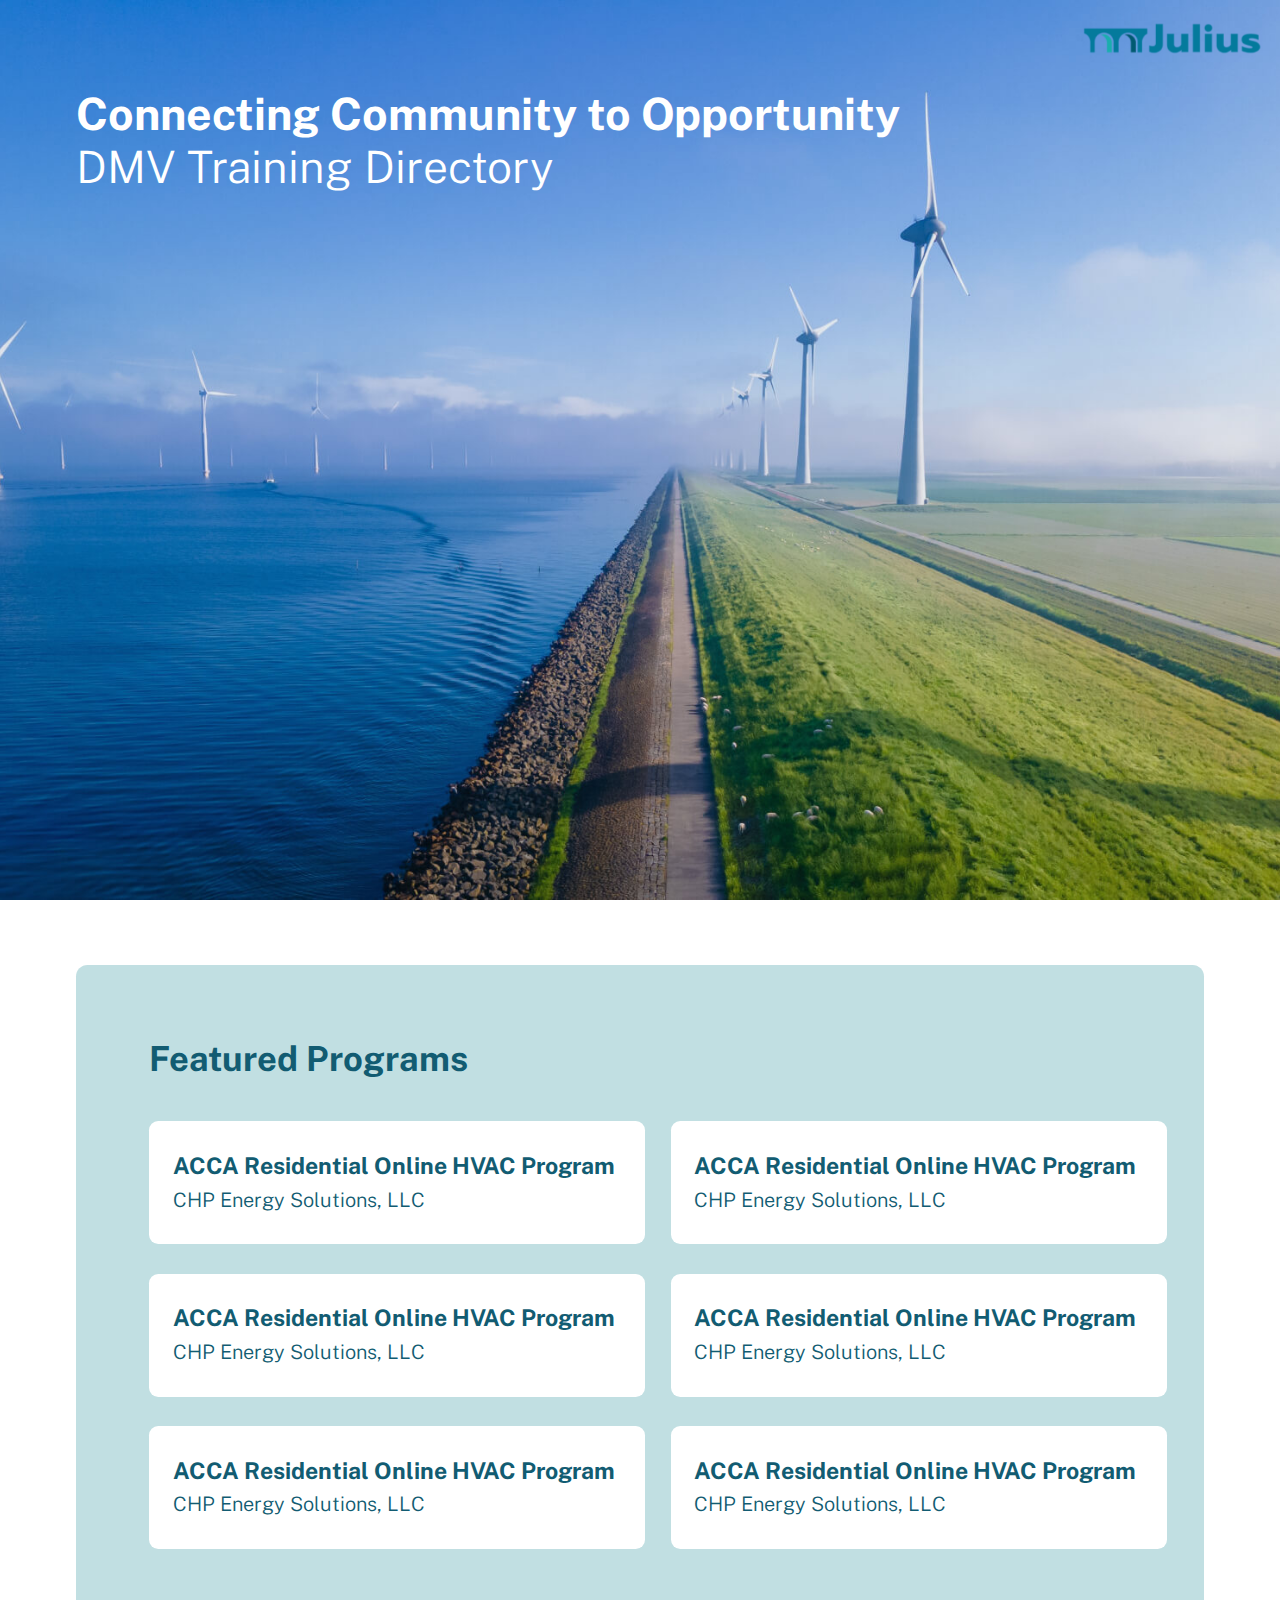
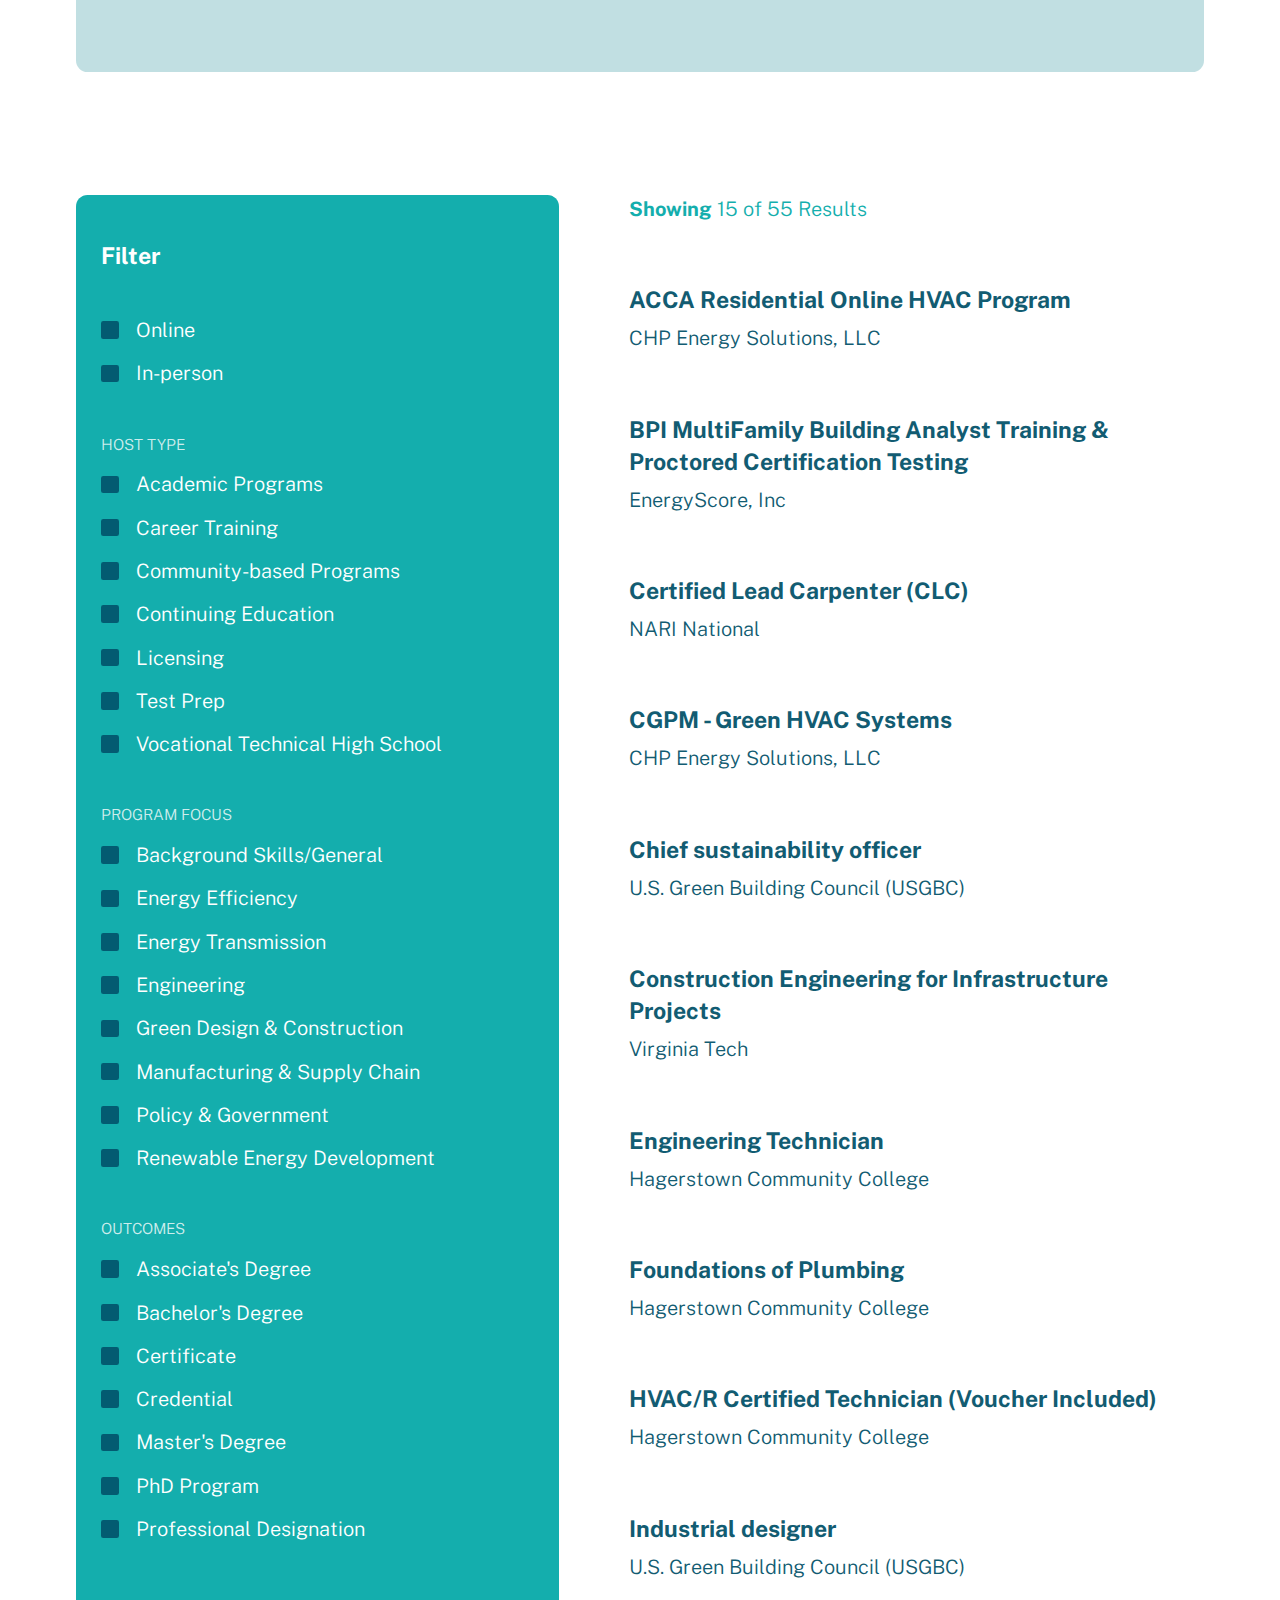
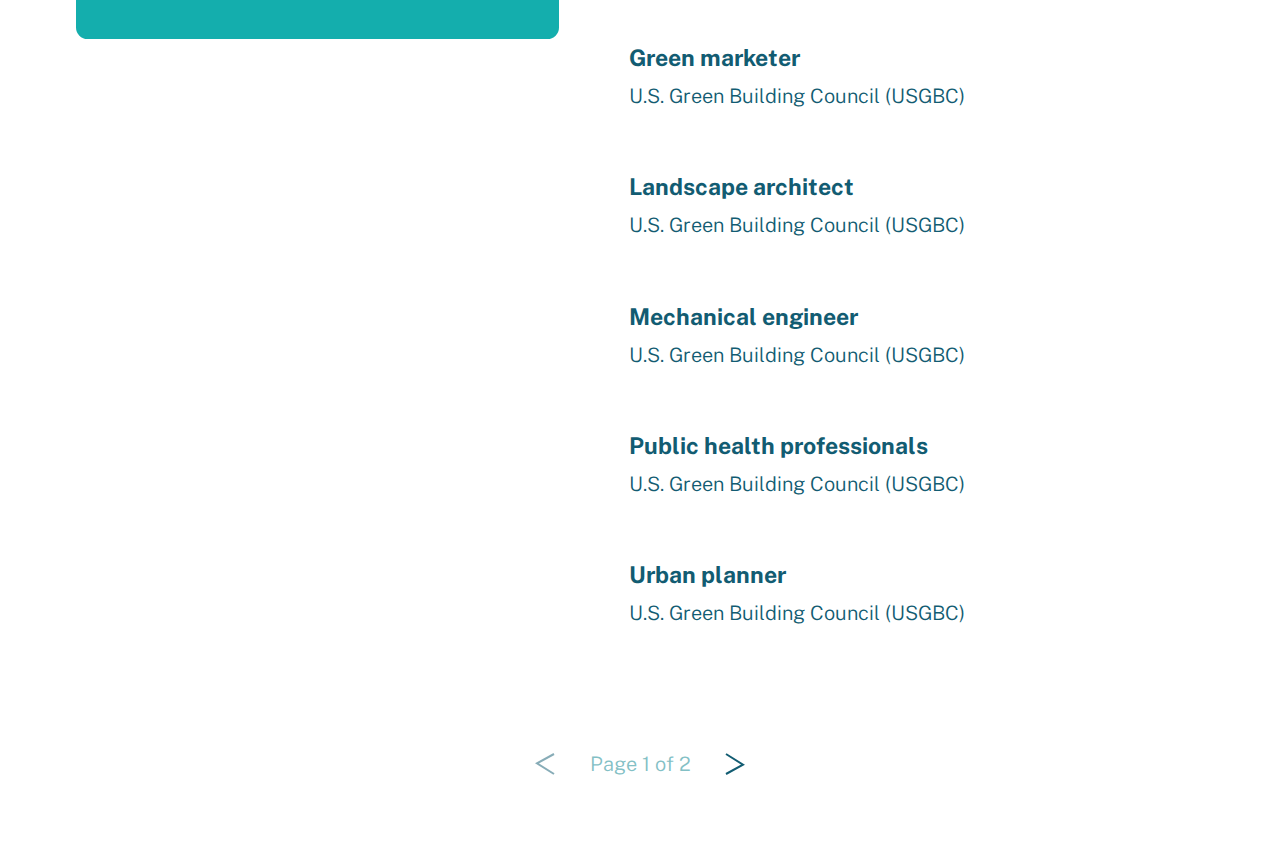
<file: index.html>
<!DOCTYPE html>
<html lang="en">
  <head>
    <meta charset="utf-8" />
    <meta http-equiv="X-UA-Compatible" content="IE=edge" />

    <title>D.C Directory | Home Page</title>

    <!-- Meta Tags -->
    <meta name="viewport" content="width=device-width, initial-scale=1" />
    <meta name="description" content="" />
    <meta name="keywords" content="" />
    <meta name="author" content="" />

    <!-- Google Fonts Fonts -->
    <link rel="preconnect" href="https://fonts.googleapis.com" />
    <link rel="preconnect" href="https://fonts.gstatic.com" crossorigin />
    <link
      href="https://fonts.googleapis.com/css2?family=Inter:ital,opsz@0,14..32;1,14..32&family=Public+Sans:ital,wght@0,100..900;1,100..900&display=swap"
      rel="stylesheet"
    />

    <!-- Bootstrap File -->
    <link rel="stylesheet" href="css/bootstrap.min.css" />

    <!-- Custom CSS File -->
    <link rel="stylesheet" href="css/main.css" />
    <link rel="stylesheet" href="css/responsive.css" />

    <meta name="theme-color" content="#fafafa" />
  </head>

  <body>
    <!-- Header Area -->
    <header class="header">
      <nav class="custom__navbar">
        <a href="#" class="nav__logo">
          <img src="images/logo.png" alt="" />
        </a>
      </nav>
    </header>
    <!-- Header Area -->

    <!-- Main Content -->
    <main>
      <!-- Hero Area -->
      <section class="hero-area">
        <img class="hero__bg" src="images/hero-bg.jpg" alt="" />

        <div class="container">
          <div class="hero">
            <h1 class="font--64 text__white">
              Connecting Community to Opportunity
              <span>DMV Training Directory</span>
            </h1>
          </div>
        </div>
      </section>
      <!-- Hero Area -->

      <!-- Featured Programs -->
      <section class="featured-programs-area">
        <div class="container">
          <div class="featured-programs">
            <h2 class="font--55">Featured Programs</h2>

            <div class="featured-programs__items">
              <!-- Single Item -->
              <a href="#" class="featured-programs__item">
                <h3 class="font--36">ACCA Residential Online HVAC Program</h3>

                <p class="font--32">CHP Energy Solutions, LLC</p>
              </a>
              <!-- Single Item -->

              <!-- Single Item -->
              <a href="#" class="featured-programs__item">
                <h3 class="font--36">ACCA Residential Online HVAC Program</h3>

                <p class="font--32">CHP Energy Solutions, LLC</p>
              </a>
              <!-- Single Item -->

              <!-- Single Item -->
              <a href="#" class="featured-programs__item">
                <h3 class="font--36">ACCA Residential Online HVAC Program</h3>

                <p class="font--32">CHP Energy Solutions, LLC</p>
              </a>
              <!-- Single Item -->

              <!-- Single Item -->
              <a href="#" class="featured-programs__item">
                <h3 class="font--36">ACCA Residential Online HVAC Program</h3>

                <p class="font--32">CHP Energy Solutions, LLC</p>
              </a>
              <!-- Single Item -->

              <!-- Single Item -->
              <a href="#" class="featured-programs__item">
                <h3 class="font--36">ACCA Residential Online HVAC Program</h3>

                <p class="font--32">CHP Energy Solutions, LLC</p>
              </a>
              <!-- Single Item -->

              <!-- Single Item -->
              <a href="#" class="featured-programs__item">
                <h3 class="font--36">ACCA Residential Online HVAC Program</h3>

                <p class="font--32">CHP Energy Solutions, LLC</p>
              </a>
              <!-- Single Item -->
            </div>
          </div>
        </div>
      </section>
      <!-- Featured Programs -->

      <!-- List Area -->
      <section class="list-layout-area">
        <div class="container">
          <div class="list-layout">
            <div class="list-layout__sidebar sticky-top">
              <h2 class="font--36">Filter</h2>

              <div class="filter__list-items">
                <!-- Filter List Item -->
                <div class="filter__list-item">
                  <div class="filter__list-checkboxes">
                    <!-- Single Checkbox -->
                    <label class="checkbox-container">
                      <input class="custom__checkbox" type="checkbox" />

                      <p class="checkbox-label">Online</p>
                    </label>
                    <!-- Single Checkbox -->

                    <!-- Single Checkbox -->
                    <label class="checkbox-container">
                      <input class="custom__checkbox" type="checkbox" />

                      <p class="checkbox-label">In-person</p>
                    </label>
                    <!-- Single Checkbox -->
                  </div>
                </div>
                <!-- Filter List Item -->

                <!-- Filter List Item -->
                <div class="filter__list-item">
                  <p class="font--24 filter__list-item-title">HOST TYPE</p>

                  <div class="filter__list-checkboxes">
                    <!-- Single Checkbox -->
                    <label class="checkbox-container">
                      <input class="custom__checkbox" type="checkbox" />

                      <p class="checkbox-label">Academic Programs</p>
                    </label>
                    <!-- Single Checkbox -->

                    <!-- Single Checkbox -->
                    <label class="checkbox-container">
                      <input class="custom__checkbox" type="checkbox" />

                      <p class="checkbox-label">Career Training</p>
                    </label>
                    <!-- Single Checkbox -->

                    <!-- Single Checkbox -->
                    <label class="checkbox-container">
                      <input class="custom__checkbox" type="checkbox" />

                      <p class="checkbox-label">Community-based Programs</p>
                    </label>
                    <!-- Single Checkbox -->

                    <!-- Single Checkbox -->
                    <label class="checkbox-container">
                      <input class="custom__checkbox" type="checkbox" />

                      <p class="checkbox-label">Continuing Education</p>
                    </label>
                    <!-- Single Checkbox -->

                    <!-- Single Checkbox -->
                    <label class="checkbox-container">
                      <input class="custom__checkbox" type="checkbox" />

                      <p class="checkbox-label">Licensing</p>
                    </label>
                    <!-- Single Checkbox -->

                    <!-- Single Checkbox -->
                    <label class="checkbox-container">
                      <input class="custom__checkbox" type="checkbox" />

                      <p class="checkbox-label">Test Prep</p>
                    </label>
                    <!-- Single Checkbox -->

                    <!-- Single Checkbox -->
                    <label class="checkbox-container">
                      <input class="custom__checkbox" type="checkbox" />

                      <p class="checkbox-label">
                        Vocational Technical High School
                      </p>
                    </label>
                    <!-- Single Checkbox -->
                  </div>
                </div>
                <!-- Filter List Item -->

                <!-- Filter List Item -->
                <div class="filter__list-item">
                  <p class="font--24 filter__list-item-title">PROGRAM FOCUS</p>

                  <div class="filter__list-checkboxes">
                    <!-- Single Checkbox -->
                    <label class="checkbox-container">
                      <input class="custom__checkbox" type="checkbox" />

                      <p class="checkbox-label">Background Skills/General</p>
                    </label>
                    <!-- Single Checkbox -->

                    <!-- Single Checkbox -->
                    <label class="checkbox-container">
                      <input class="custom__checkbox" type="checkbox" />

                      <p class="checkbox-label">Energy Efficiency</p>
                    </label>
                    <!-- Single Checkbox -->

                    <!-- Single Checkbox -->
                    <label class="checkbox-container">
                      <input class="custom__checkbox" type="checkbox" />

                      <p class="checkbox-label">Energy Transmission</p>
                    </label>
                    <!-- Single Checkbox -->

                    <!-- Single Checkbox -->
                    <label class="checkbox-container">
                      <input class="custom__checkbox" type="checkbox" />

                      <p class="checkbox-label">Engineering</p>
                    </label>
                    <!-- Single Checkbox -->

                    <!-- Single Checkbox -->
                    <label class="checkbox-container">
                      <input class="custom__checkbox" type="checkbox" />

                      <p class="checkbox-label">Green Design & Construction</p>
                    </label>
                    <!-- Single Checkbox -->

                    <!-- Single Checkbox -->
                    <label class="checkbox-container">
                      <input class="custom__checkbox" type="checkbox" />

                      <p class="checkbox-label">Manufacturing & Supply Chain</p>
                    </label>
                    <!-- Single Checkbox -->

                    <!-- Single Checkbox -->
                    <label class="checkbox-container">
                      <input class="custom__checkbox" type="checkbox" />

                      <p class="checkbox-label">Policy & Government</p>
                    </label>
                    <!-- Single Checkbox -->

                    <!-- Single Checkbox -->
                    <label class="checkbox-container">
                      <input class="custom__checkbox" type="checkbox" />

                      <p class="checkbox-label">Renewable Energy Development</p>
                    </label>
                    <!-- Single Checkbox -->
                  </div>
                </div>
                <!-- Filter List Item -->

                <!-- Filter List Item -->
                <div class="filter__list-item">
                  <p class="font--24 filter__list-item-title">OUTCOMES</p>

                  <div class="filter__list-checkboxes">
                    <!-- Single Checkbox -->
                    <label class="checkbox-container">
                      <input class="custom__checkbox" type="checkbox" />

                      <p class="checkbox-label">Associate's Degree</p>
                    </label>
                    <!-- Single Checkbox -->

                    <!-- Single Checkbox -->
                    <label class="checkbox-container">
                      <input class="custom__checkbox" type="checkbox" />

                      <p class="checkbox-label">Bachelor's Degree</p>
                    </label>
                    <!-- Single Checkbox -->

                    <!-- Single Checkbox -->
                    <label class="checkbox-container">
                      <input class="custom__checkbox" type="checkbox" />

                      <p class="checkbox-label">Certificate</p>
                    </label>
                    <!-- Single Checkbox -->

                    <!-- Single Checkbox -->
                    <label class="checkbox-container">
                      <input class="custom__checkbox" type="checkbox" />

                      <p class="checkbox-label">Credential</p>
                    </label>
                    <!-- Single Checkbox -->

                    <!-- Single Checkbox -->
                    <label class="checkbox-container">
                      <input class="custom__checkbox" type="checkbox" />

                      <p class="checkbox-label">Master's Degree</p>
                    </label>
                    <!-- Single Checkbox -->

                    <!-- Single Checkbox -->
                    <label class="checkbox-container">
                      <input class="custom__checkbox" type="checkbox" />

                      <p class="checkbox-label">PhD Program</p>
                    </label>
                    <!-- Single Checkbox -->

                    <!-- Single Checkbox -->
                    <label class="checkbox-container">
                      <input class="custom__checkbox" type="checkbox" />

                      <p class="checkbox-label">Professional Designation</p>
                    </label>
                    <!-- Single Checkbox -->
                  </div>
                </div>
                <!-- Filter List Item -->
              </div>
            </div>

            <div class="list-layout__content">
              <p class="font--32 filter__result">
                <span>Showing</span> 15 of 55 Results
              </p>

              <div class="filter__content-items">
                <!-- Single Item -->
                <div class="filter__content-item">
                  <a class="font--36" href="#">
                    ACCA Residential Online HVAC Program
                  </a>

                  <p class="font--32">CHP Energy Solutions, LLC</p>
                </div>
                <!-- Single Item -->

                <!-- Single Item -->
                <div class="filter__content-item">
                  <a class="font--36" href="#">
                    BPI MultiFamily Building Analyst Training & Proctored
                    Certification Testing
                  </a>

                  <p class="font--32">EnergyScore, Inc</p>
                </div>
                <!-- Single Item -->

                <!-- Single Item -->
                <div class="filter__content-item">
                  <a class="font--36" href="#">
                    Certified Lead Carpenter (CLC)
                  </a>

                  <p class="font--32">NARI National</p>
                </div>
                <!-- Single Item -->

                <!-- Single Item -->
                <div class="filter__content-item">
                  <a class="font--36" href="#">CGPM - Green HVAC Systems</a>

                  <p class="font--32">CHP Energy Solutions, LLC</p>
                </div>
                <!-- Single Item -->

                <!-- Single Item -->
                <div class="filter__content-item">
                  <a class="font--36" href="#">
                    Chief sustainability officer
                  </a>

                  <p class="font--32">U.S. Green Building Council (USGBC)</p>
                </div>
                <!-- Single Item -->

                <!-- Single Item -->
                <div class="filter__content-item">
                  <a class="font--36" href="#">
                    Construction Engineering for Infrastructure Projects
                  </a>

                  <p class="font--32">Virginia Tech</p>
                </div>
                <!-- Single Item -->

                <!-- Single Item -->
                <div class="filter__content-item">
                  <a class="font--36" href="#">Engineering Technician</a>

                  <p class="font--32">Hagerstown Community College</p>
                </div>
                <!-- Single Item -->

                <!-- Single Item -->
                <div class="filter__content-item">
                  <a class="font--36" href="#">Foundations of Plumbing </a>

                  <p class="font--32">Hagerstown Community College</p>
                </div>
                <!-- Single Item -->

                <!-- Single Item -->
                <div class="filter__content-item">
                  <a class="font--36" href="#">
                    HVAC/R Certified Technician (Voucher Included)
                  </a>

                  <p class="font--32">Hagerstown Community College</p>
                </div>
                <!-- Single Item -->

                <!-- Single Item -->
                <div class="filter__content-item">
                  <a class="font--36" href="#">Industrial designer</a>

                  <p class="font--32">U.S. Green Building Council (USGBC)</p>
                </div>
                <!-- Single Item -->

                <!-- Single Item -->
                <div class="filter__content-item">
                  <a class="font--36" href="#">Green marketer</a>

                  <p class="font--32">U.S. Green Building Council (USGBC)</p>
                </div>
                <!-- Single Item -->

                <!-- Single Item -->
                <div class="filter__content-item">
                  <a class="font--36" href="#"> Landscape architect </a>

                  <p class="font--32">U.S. Green Building Council (USGBC)</p>
                </div>
                <!-- Single Item -->

                <!-- Single Item -->
                <div class="filter__content-item">
                  <a class="font--36" href="#">Mechanical engineer</a>

                  <p class="font--32">U.S. Green Building Council (USGBC)</p>
                </div>
                <!-- Single Item -->

                <!-- Single Item -->
                <div class="filter__content-item">
                  <a class="font--36" href="#">Public health professionals</a>

                  <p class="font--32">U.S. Green Building Council (USGBC)</p>
                </div>
                <!-- Single Item -->

                <!-- Single Item -->
                <div class="filter__content-item">
                  <a class="font--36" href="#">Urban planner</a>

                  <p class="font--32">U.S. Green Building Council (USGBC)</p>
                </div>
                <!-- Single Item -->
              </div>
            </div>
          </div>

          <div class="custom__pagination">
            <button
              class="custom__pagination-btn custom__pagination-btn--disable custom__pagination-btn--left"
            >
              <img src="images/arrow-left.svg" alt="Arrow" />
            </button>

            <p>Page 1 of 2</p>

            <button
              class="custom__pagination-btn custom__pagination-btn--right"
            >
              <img src="images/arrow-right.svg" alt="Arrow" />
            </button>
          </div>
        </div>
      </section>
      <!-- List Area -->
    </main>
    <!-- Main Content -->

    <!-- JS Files -->
    <script src="js/bootstrap.bundle.min.js"></script>
  </body>
</html>
</file>
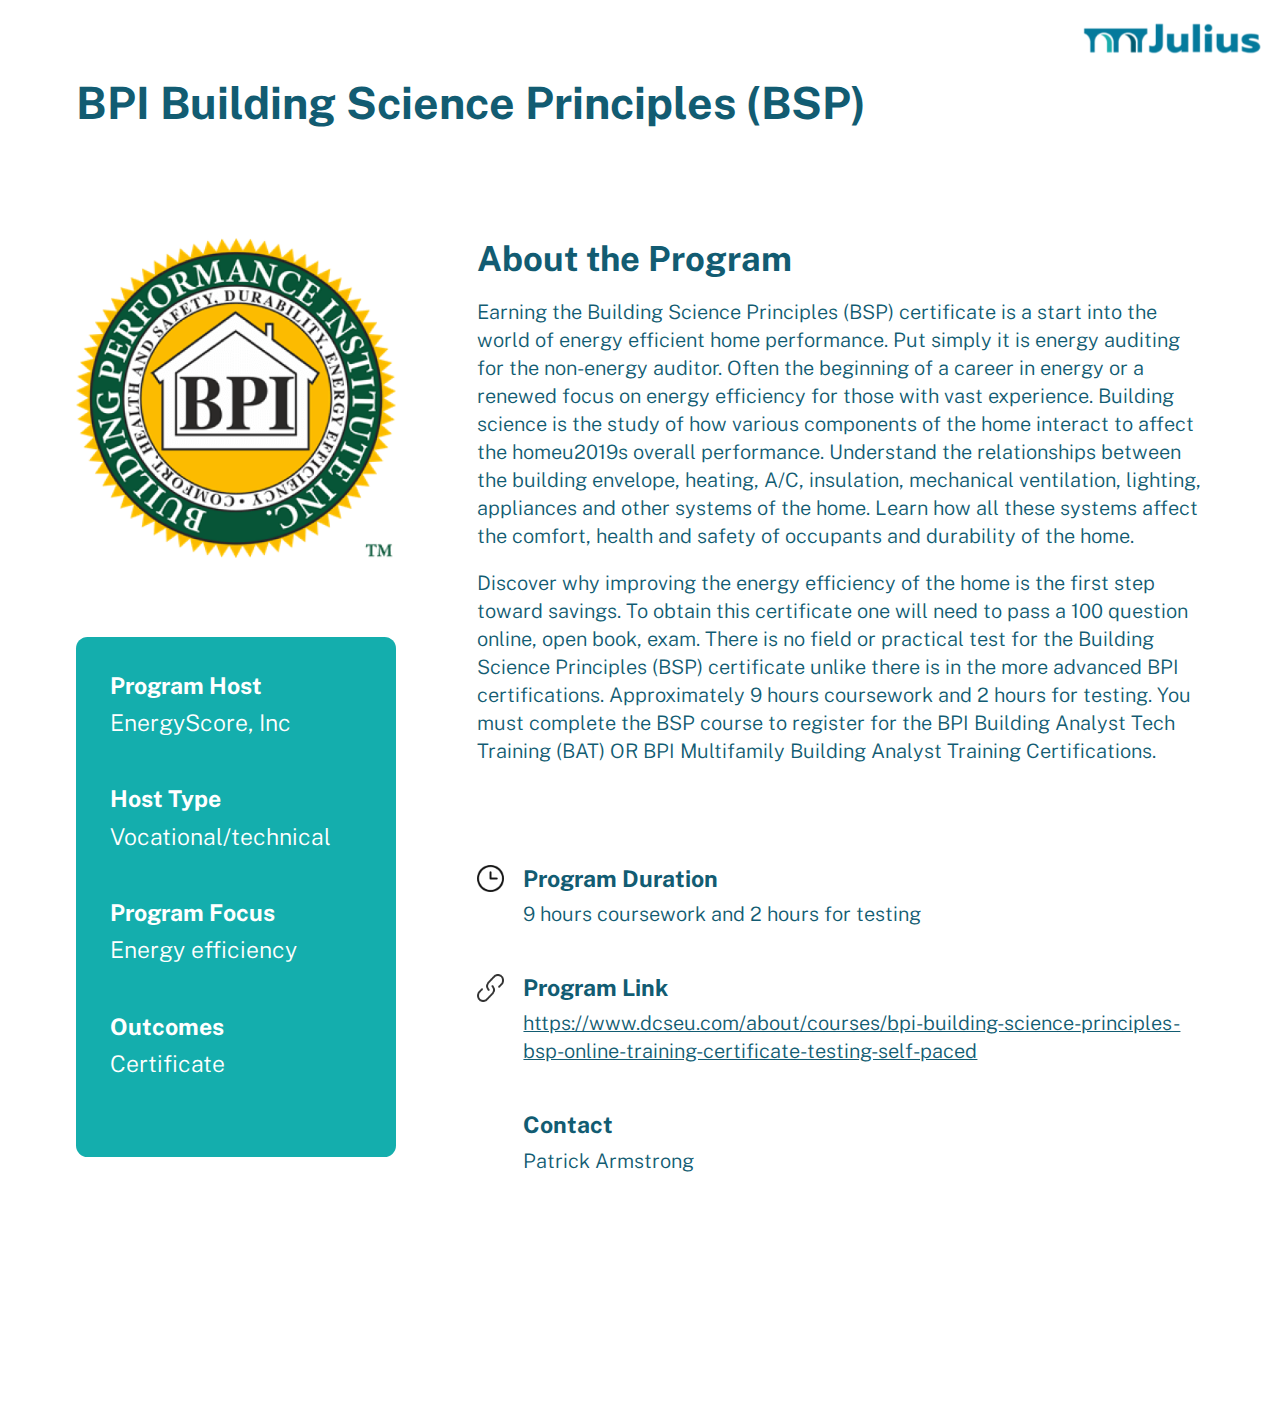
<file: about.html>
<!DOCTYPE html>
<html lang="en">
  <head>
    <meta charset="utf-8" />
    <meta http-equiv="X-UA-Compatible" content="IE=edge" />

    <title>D.C Directory | About Page</title>

    <!-- Meta Tags -->
    <meta name="viewport" content="width=device-width, initial-scale=1" />
    <meta name="description" content="" />
    <meta name="keywords" content="" />
    <meta name="author" content="" />

    <!-- Google Fonts Fonts -->
    <link rel="preconnect" href="https://fonts.googleapis.com" />
    <link rel="preconnect" href="https://fonts.gstatic.com" crossorigin />
    <link
      href="https://fonts.googleapis.com/css2?family=Inter:ital,opsz@0,14..32;1,14..32&family=Public+Sans:ital,wght@0,100..900;1,100..900&display=swap"
      rel="stylesheet"
    />

    <!-- Bootstrap File -->
    <link rel="stylesheet" href="css/bootstrap.min.css" />

    <!-- Custom CSS File -->
    <link rel="stylesheet" href="css/main.css" />
    <link rel="stylesheet" href="css/responsive.css" />

    <meta name="theme-color" content="#fafafa" />
  </head>

  <body>
    <!-- Header Area -->
    <header class="header">
      <nav class="custom__navbar">
        <a href="#" class="nav__logo">
          <img src="images/logo.png" alt="" />
        </a>
      </nav>
    </header>
    <!-- Header Area -->

    <!-- Main Content -->
    <main>
      <!-- About Hero Area -->
      <section class="about-area">
        <div class="container">
          <div class="about__main">
            <h1 class="font--64">BPI Building Science Principles (BSP)</h1>

            <div class="about">
              <div class="about__sidebar sticky-top">
                <a href="#" class="about__logo">
                  <img src="images/about-logo.png" alt="logo" />
                </a>

                <div class="about__sidebar-items">
                  <!-- Single Item -->
                  <div class="about__sidebar-item">
                    <h5 class="font--36">Program Host</h5>
                    <p class="font--36">EnergyScore, Inc</p>
                  </div>
                  <!-- Single Item -->

                  <!-- Single Item -->
                  <div class="about__sidebar-item">
                    <h5 class="font--36">Host Type</h5>
                    <p class="font--36">Vocational/technical</p>
                  </div>
                  <!-- Single Item -->

                  <!-- Single Item -->
                  <div class="about__sidebar-item">
                    <h5 class="font--36">Program Focus</h5>
                    <p class="font--36">Energy efficiency</p>
                  </div>
                  <!-- Single Item -->

                  <!-- Single Item -->
                  <div class="about__sidebar-item">
                    <h5 class="font--36">Outcomes</h5>
                    <p class="font--36">Certificate</p>
                  </div>
                  <!-- Single Item -->
                </div>
              </div>

              <div class="about__content">
                <h1 class="font--55">About the Program</h1>

                <div class="about__content-desc">
                  <p>
                    Earning the Building Science Principles (BSP) certificate is
                    a start into the world of energy efficient home performance.
                    Put simply it is energy auditing for the non-energy auditor.
                    Often the beginning of a career in energy or a renewed focus
                    on energy efficiency for those with vast experience.
                    Building science is the study of how various components of
                    the home interact to affect the homeu2019s overall
                    performance. Understand the relationships between the
                    building envelope, heating, A/C, insulation, mechanical
                    ventilation, lighting, appliances and other systems of the
                    home. Learn how all these systems affect the comfort, health
                    and safety of occupants and durability of the home.
                  </p>

                  <p>
                    Discover why improving the energy efficiency of the home is
                    the first step toward savings. To obtain this certificate
                    one will need to pass a 100 question online, open book,
                    exam. There is no field or practical test for the Building
                    Science Principles (BSP) certificate unlike there is in the
                    more advanced BPI certifications. Approximately 9 hours
                    coursework and 2 hours for testing. You must complete the
                    BSP course to register for the BPI Building Analyst Tech
                    Training (BAT) OR BPI Multifamily Building Analyst Training
                    Certifications.
                  </p>
                </div>

                <div class="program__items">
                  <!-- Single Item -->
                  <div class="program__item">
                    <div class="program__item-img">
                      <img src="images/clock.png" alt="clock" />
                    </div>

                    <div class="program__item-content">
                      <h4 class="font--36">Program Duration</h4>

                      <p>9 hours coursework and 2 hours for testing</p>
                    </div>
                  </div>
                  <!-- Single Item -->

                  <!-- Single Item -->
                  <div class="program__item">
                    <div class="program__item-img">
                      <img src="images/link.png" alt="link" />
                    </div>

                    <div class="program__item-content">
                      <h4 class="font--36">Program Link</h4>

                      <a
                        href="https://www.dcseu.com/about/courses/bpi-building-science-principles-bsp-online-training-certificate-testing-self-paced"
                        target="_blank"
                      >
                        https://www.dcseu.com/about/courses/bpi-building-science-principles-bsp-online-training-certificate-testing-self-paced
                      </a>
                    </div>
                  </div>
                  <!-- Single Item -->

                  <!-- Single Item -->
                  <div class="program__item">
                    <div class="program__item-img"></div>

                    <div class="program__item-content">
                      <h4 class="font--36">Contact</h4>

                      <p>Patrick Armstrong</p>
                    </div>
                  </div>
                  <!-- Single Item -->
                </div>
              </div>
            </div>
          </div>
        </div>
      </section>
      <!-- About Hero Area -->
    </main>
    <!-- Main Content -->

    <!-- JS Files -->
    <script src="js/bootstrap.bundle.min.js"></script>
  </body>
</html>
</file>
<file: css/main.css>
/* Default CSS Code */

* {
  margin: 0;
  padding: 0;
  outline: 0;
  -webkit-box-sizing: border-box;
  box-sizing: border-box;
  -webkit-font-smoothing: antialiased;
  -moz-osx-font-smoothing: grayscale;
}

html {
  font-size: 62.5%;
  scroll-behavior: smooth;
}

:focus * {
  outline: 0;
}

button {
  cursor: pointer;
  border: 0;
  padding: 0;
  background: transparent;
}

button:focus {
  outline: 0;
}

.btn.focus,
.btn:focus {
  -webkit-box-shadow: 0 0 0 0 rgba(0, 123, 255, 0.25);
  box-shadow: 0 0 0 0 rgba(0, 123, 255, 0.25);
}

ul,
p {
  margin: 0;
  padding: 0;
}

a {
  text-decoration: none;
  display: inline-block;
  color: #125c72;
}

a:hover {
  text-decoration: none;
}

.overflow {
  overflow: hidden;
}

li {
  list-style-type: none;
}

label {
  display: block;
}

input {
  width: 100%;
}

img,
svg {
  width: 100%;
  max-width: 100%;
  height: 100%;
  display: block;
  object-fit: cover;
}

.object-contain {
  object-fit: contain;
}

h1,
h2,
h3,
h4,
h5,
h6 {
  margin: 0;
  padding: 0;
  font-weight: 700;
}

.font--64 {
  font-size: 6.4rem;
}

.font--55 {
  font-size: 5.5rem;
}

.font--36 {
  font-size: 3.6rem;
}

.font--32 {
  font-size: 3.2rem;
}

.font--24 {
  font-size: 2.4rem;
}

.text__white {
  color: #fff;
}

.hidden {
  display: none !important;
}

@media (min-width: 1500px) {
  .container,
  .container-lg,
  .container-md,
  .container-sm,
  .container-xl,
  .container-xxl {
    max-width: 185.5rem;
    padding-left: 7.2rem;
    padding-right: 7.2rem;
  }
}

/* Default CSS Code */

/* 

font-family: "Public Sans", sans-serif;
font-family: "Inter", sans-serif;

*/

body {
  font-family: "Public Sans", sans-serif;
  color: #125c72;
  font-size: 3.6rem;
  line-height: 1.4;
  font-weight: 300;
}

/* Header Area */
.header {
  padding: 1.4rem 0.6rem;
  position: absolute;
  top: 0;
  left: 0;
  width: 100%;
  height: auto;
  z-index: 9999;
}

.custom__navbar {
  display: flex;
  align-items: center;
  justify-content: flex-end;
}

.nav__logo {
  width: 25.1rem;
  height: 6rem;
}

.nav__logo img {
  object-fit: contain;
}

/* Header Area */

/* Hero Area */

.hero-area {
  position: relative;
  height: 100vh;
  padding-top: 11.4rem;
}

.hero-area .container {
  position: relative;
  z-index: 20;
}

.hero__bg {
  position: absolute;
  top: 0;
  left: 0;
  width: 100%;
  height: 100%;
  z-index: 10;
}

.hero h1 span {
  font-weight: 300;
  display: block;
}

/* Hero Area */

/* Featured Programs */
.featured-programs-area {
  padding-top: 8.4rem;
}

.featured-programs {
  padding: 9.6rem;
  padding-bottom: 16rem;
  padding-right: 4.9rem;
  background: rgba(131, 192, 197, 0.5);
  border-radius: 1.5rem;
  -webkit-border-radius: 1.5rem;
  -moz-border-radius: 1.5rem;
  -ms-border-radius: 1.5rem;
  -o-border-radius: 1.5rem;
}

.featured-programs__items {
  margin-top: 5.4rem;
  display: grid;
  grid-template-columns: repeat(2, 1fr);
  column-gap: 3.4rem;
  row-gap: 3.8rem;
}

.featured-programs__item {
  padding: 4rem 3rem;
  background: #fff;
  border-radius: 1.2rem;
  -webkit-border-radius: 1.2rem;
  -moz-border-radius: 1.2rem;
  -ms-border-radius: 1.2rem;
  -o-border-radius: 1.2rem;
}

.featured-programs__item p {
  margin-top: 0.8rem;
}

/* Featured Programs */

/* List Area */

.list-layout-area {
  padding-top: 16rem;
  padding-bottom: 10rem;
}

.list-layout {
  display: flex;
  gap: 9.2rem;
  align-items: flex-start;
}

.list-layout__sidebar {
  max-width: 62.9rem;
  width: 100%;
  background: #14aead;
  color: #fff;
  padding: 6.2rem 3.3rem;
  padding-bottom: 12.5rem;
  border-radius: 1.5rem;
  -webkit-border-radius: 1.5rem;
  -moz-border-radius: 1.5rem;
  -ms-border-radius: 1.5rem;
  -o-border-radius: 1.5rem;
}

.filter__list-item-title {
  text-transform: uppercase;
  color: rgba(255, 255, 255, 0.8);
}

.checkbox-container {
  display: flex;
  align-items: center;
  gap: 2.2rem;
  cursor: pointer;
}

.custom__checkbox {
  position: relative;
  appearance: none;
  width: 2.3rem;
  height: 2.3rem;
  background-color: #035b71;
  border-radius: 0.3rem;
  border: none;
  cursor: pointer;
  outline: none;
  transition: background-color 0.2s ease;
}

.custom__checkbox::after {
  content: "";
  position: absolute;
  top: 50%;
  left: 50%;
  width: 1.8rem;
  height: 1.8rem;
  opacity: 0;
  background-image: url("../images/check.png");
  background-size: contain;
  background-position: center center;
  transform: translate(-50%, -50%);
  -webkit-transform: translate(-50%, -50%);
  -moz-transform: translate(-50%, -50%);
  -ms-transform: translate(-50%, -50%);
  -o-transform: translate(-50%, -50%);
}

.custom__checkbox:checked::after {
  opacity: 1;
}

.checkbox-label {
  display: block;
  font-size: 3.2rem;
  font-weight: 300;
  color: #fff;
  display: block;
}

.filter__list-items {
  margin-top: 6rem;
}

.filter__list-item {
  margin-bottom: 6rem;
}

.filter__list-item:last-of-type {
  margin-bottom: 0;
}

.filter__list-item-title {
  margin-bottom: 2rem;
}

.filter__list-checkboxes {
  display: flex;
  flex-direction: column;
  gap: 2rem;
}

.filter__result {
  color: #14aead;
}

.filter__result span {
  font-weight: 700;
}

.list-layout__content {
  flex: 1;
}

.filter__content-items {
  margin-top: 8rem;
  max-width: 84.1rem;
  width: 100%;
}

.filter__content-item {
  margin-bottom: 8rem;
}

.filter__content-item:last-of-type {
  margin-bottom: 0;
}

.filter__content-item a {
  font-weight: 700;
}

.filter__content-item a:hover {
  text-decoration: underline;
}

.filter__content-item p {
  margin-top: 1rem;
}

.custom__pagination {
  display: flex;
  align-items: center;
  justify-content: center;
  gap: 4.5rem;
  margin-top: 16rem;
}

.custom__pagination p {
  color: #83c0c5;
}

.custom__pagination-btn--disable {
  opacity: 0.5;
}

/* List Area */

/* About Page */

.about-area {
  padding-top: 10rem;
  padding-bottom: 30rem;
}

.about {
  display: flex;
  align-items: flex-start;
  gap: 10.5rem;
  margin-top: 14rem;
}

.about__sidebar {
  width: 100%;
  max-width: 43.5rem;
}

.about__logo {
  width: 41.7rem;
  height: 41.7rem;
  object-fit: contain;
  margin-left: auto;
  margin-right: auto;
}

.about__sidebar-items {
  background: #14aead;
  color: #fff;
  margin-top: 9.4rem;
  padding: 4.5rem;
  padding-bottom: 10rem;
  border-radius: 1.5rem;
  -webkit-border-radius: 1.5rem;
  -moz-border-radius: 1.5rem;
  -ms-border-radius: 1.5rem;
  -o-border-radius: 1.5rem;
  display: flex;
  flex-direction: column;
  gap: 6rem;
}

.about__sidebar-item p {
  margin-top: 1rem;
}

.about__content-desc {
  display: flex;
  flex-direction: column;
  gap: 2.5rem;
  margin-top: 2.5rem;
}

.program__items {
  margin-top: 13rem;
  display: grid;
  grid-template-columns: repeat(1, 1fr);
  gap: 6rem;
}

.program__item {
  display: flex;
  align-items: flex-start;
  gap: 2.5rem;
}

.program__item-img {
  width: 3.6rem;
  height: 3.6rem;
}

.program__item-img img {
  object-fit: contain;
}

.program__item-content {
  flex: 1;
}

.program__item-content p,
.program__item-content a {
  margin-top: 1rem;
}

.program__item-content a {
  text-decoration: underline;
}

/* About Page */
</file>
<file: css/responsive.css>
@media (max-width: 1750.98px) {
  html {
    font-size: 48%;
  }

  body {
    font-size: 2.6rem;
  }

  .font--64 {
    font-size: 5.8rem;
  }

  .font--55 {
    font-size: 4.5rem;
  }

  .font--36 {
    font-size: 3rem;
  }

  .font--32 {
    font-size: 2.6rem;
  }

  .font--24 {
    font-size: 2rem;
  }

  .checkbox-label {
    font-size: 2.6rem;
  }
}

@media (max-width: 1199.98px) {
  .list-layout__sidebar {
    max-width: 42.9rem;
  }

  .featured-programs {
    padding: 6rem;
  }

  .featured-programs__items {
    grid-template-columns: repeat(1, 1fr);
    gap: 2.5rem;
  }

  .list-layout,
  .about {
    flex-direction: column;
    gap: 8rem;
  }

  .list-layout__sidebar,
  .about__sidebar {
    position: relative;
  }

  .about__sidebar {
    max-width: 100%;
  }

  .about {
    margin-top: 8rem;
  }

  .about__sidebar-items {
    padding: 4rem;
  }
}

@media (max-width: 767.98px) {
  .container,
  .container-lg,
  .container-md,
  .container-sm,
  .container-xl,
  .container-xxl {
    padding-left: 3rem;
    padding-right: 3rem;
  }

  html {
    font-size: 48%;
  }

  .h1,
  .h2,
  .h3,
  .h4,
  .h5,
  .h6,
  h1,
  h2,
  h3,
  h4,
  h5,
  h6 {
    line-height: 1.4 !important;
  }

  body {
    font-size: 2.6rem;
  }

  .font--64 {
    font-size: 3.6rem;
  }

  .font--55 {
    font-size: 3.6rem;
  }

  .font--36 {
    font-size: 2.6rem;
  }

  .font--32 {
    font-size: 2.2rem;
  }

  .font--24 {
    font-size: 2rem;
  }

  .hero-area {
    height: 70rem;
  }

  .featured-programs {
    padding: 3rem;
  }

  .list-layout__sidebar h2 {
    font-size: 3.4rem;
  }

  .list-layout-area {
    padding-top: 8rem;
  }

  .checkbox-label {
    font-size: 2.2rem;
  }

  .checkbox-container {
    gap: 1.8rem;
  }

  .filter__content-item {
    margin-bottom: 5rem;
  }

  .custom__pagination p {
    font-size: 2.2rem;
  }

  .nav__logo {
    width: 20.1rem;
    height: 5rem;
  }

  .about__logo {
    width: 21.7rem;
    height: 21.7rem;
    margin-left: auto;
    margin-right: auto;
    display: block;
  }

  .about-area {
    padding-bottom: 20rem;
  }
}
</file>
